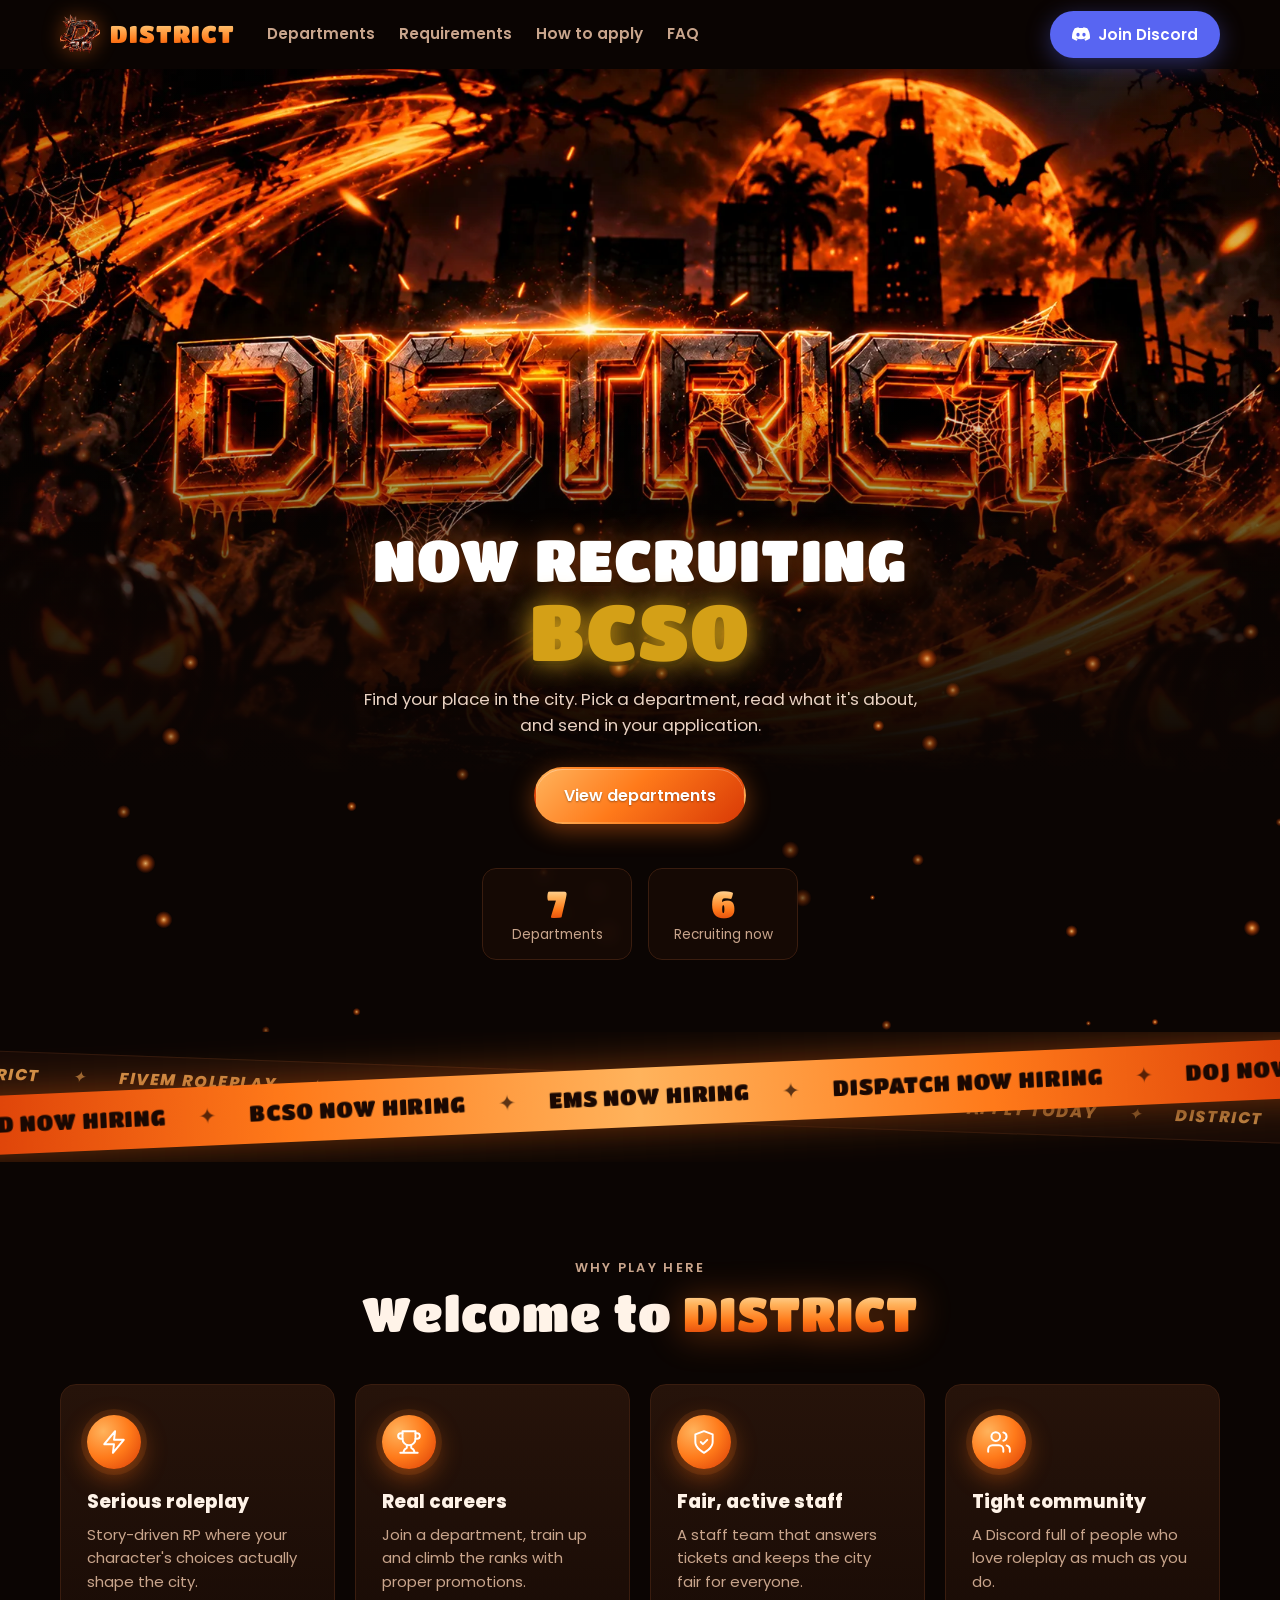
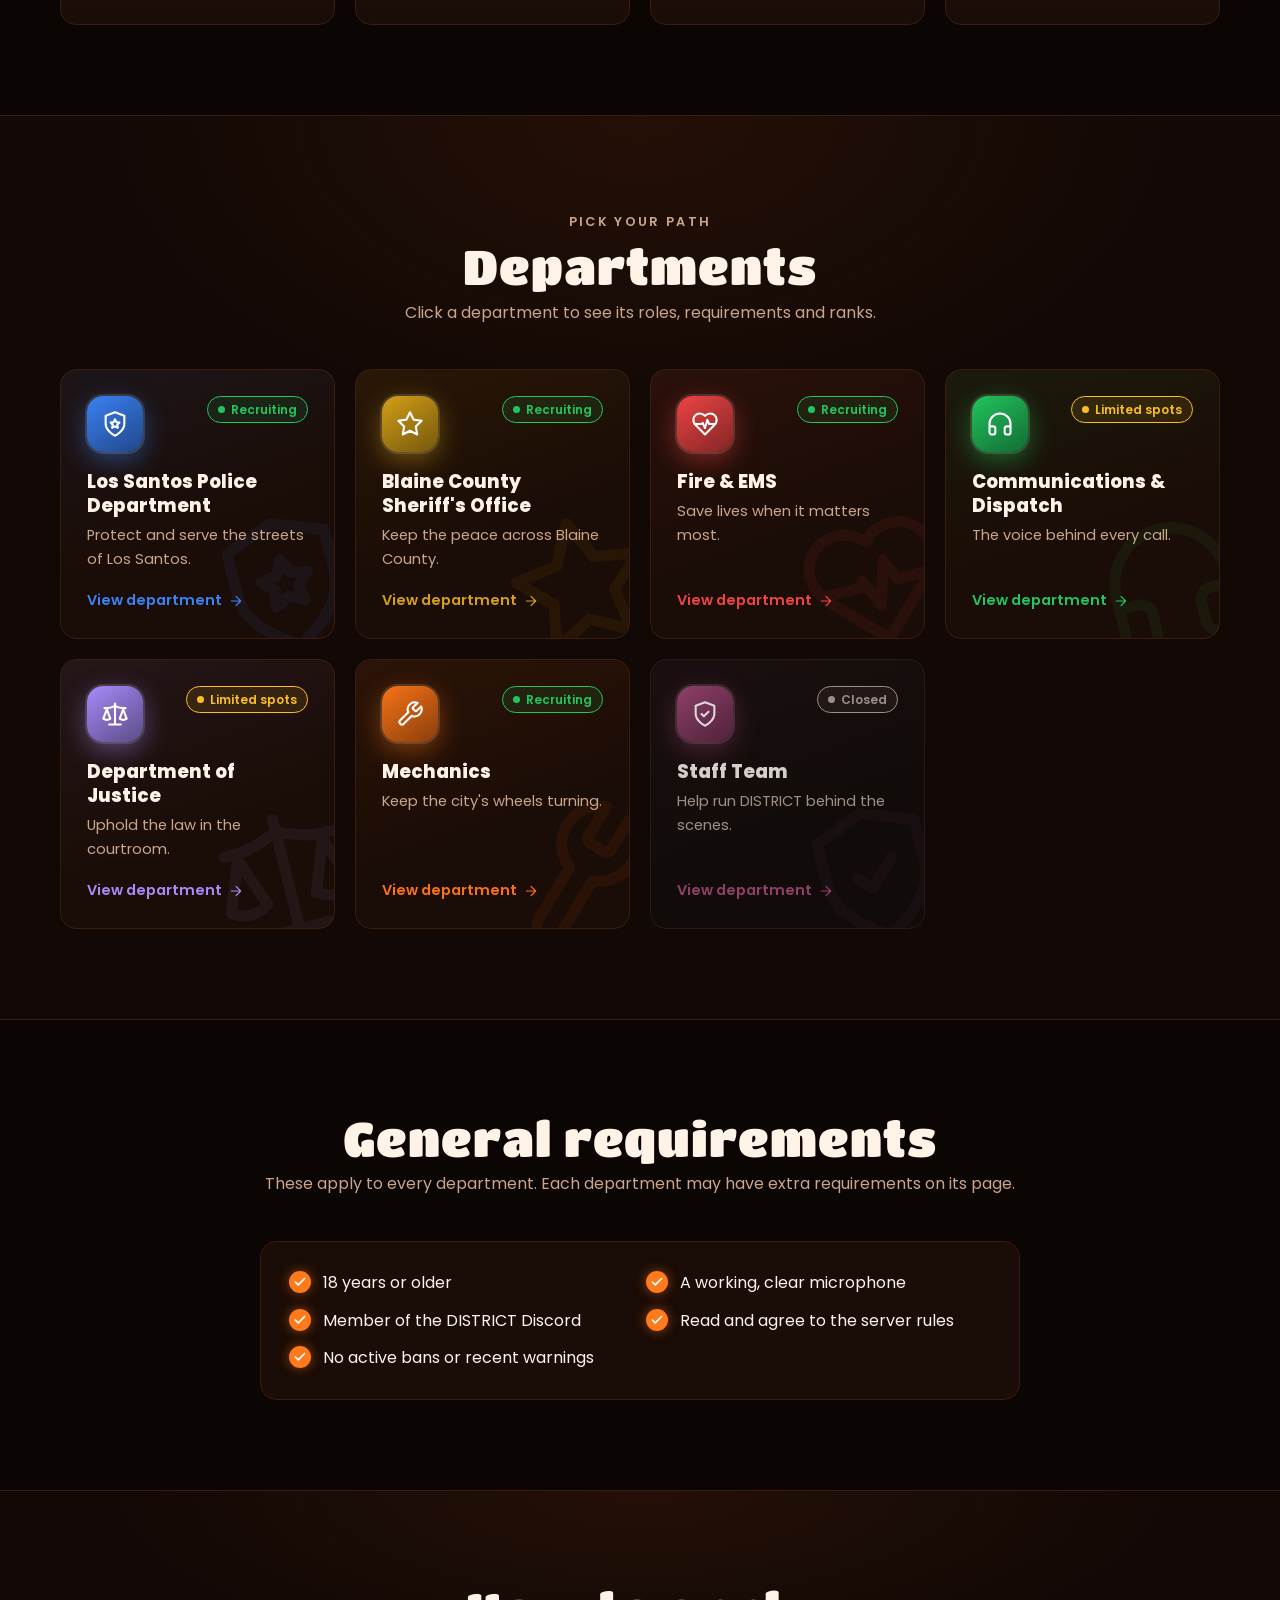
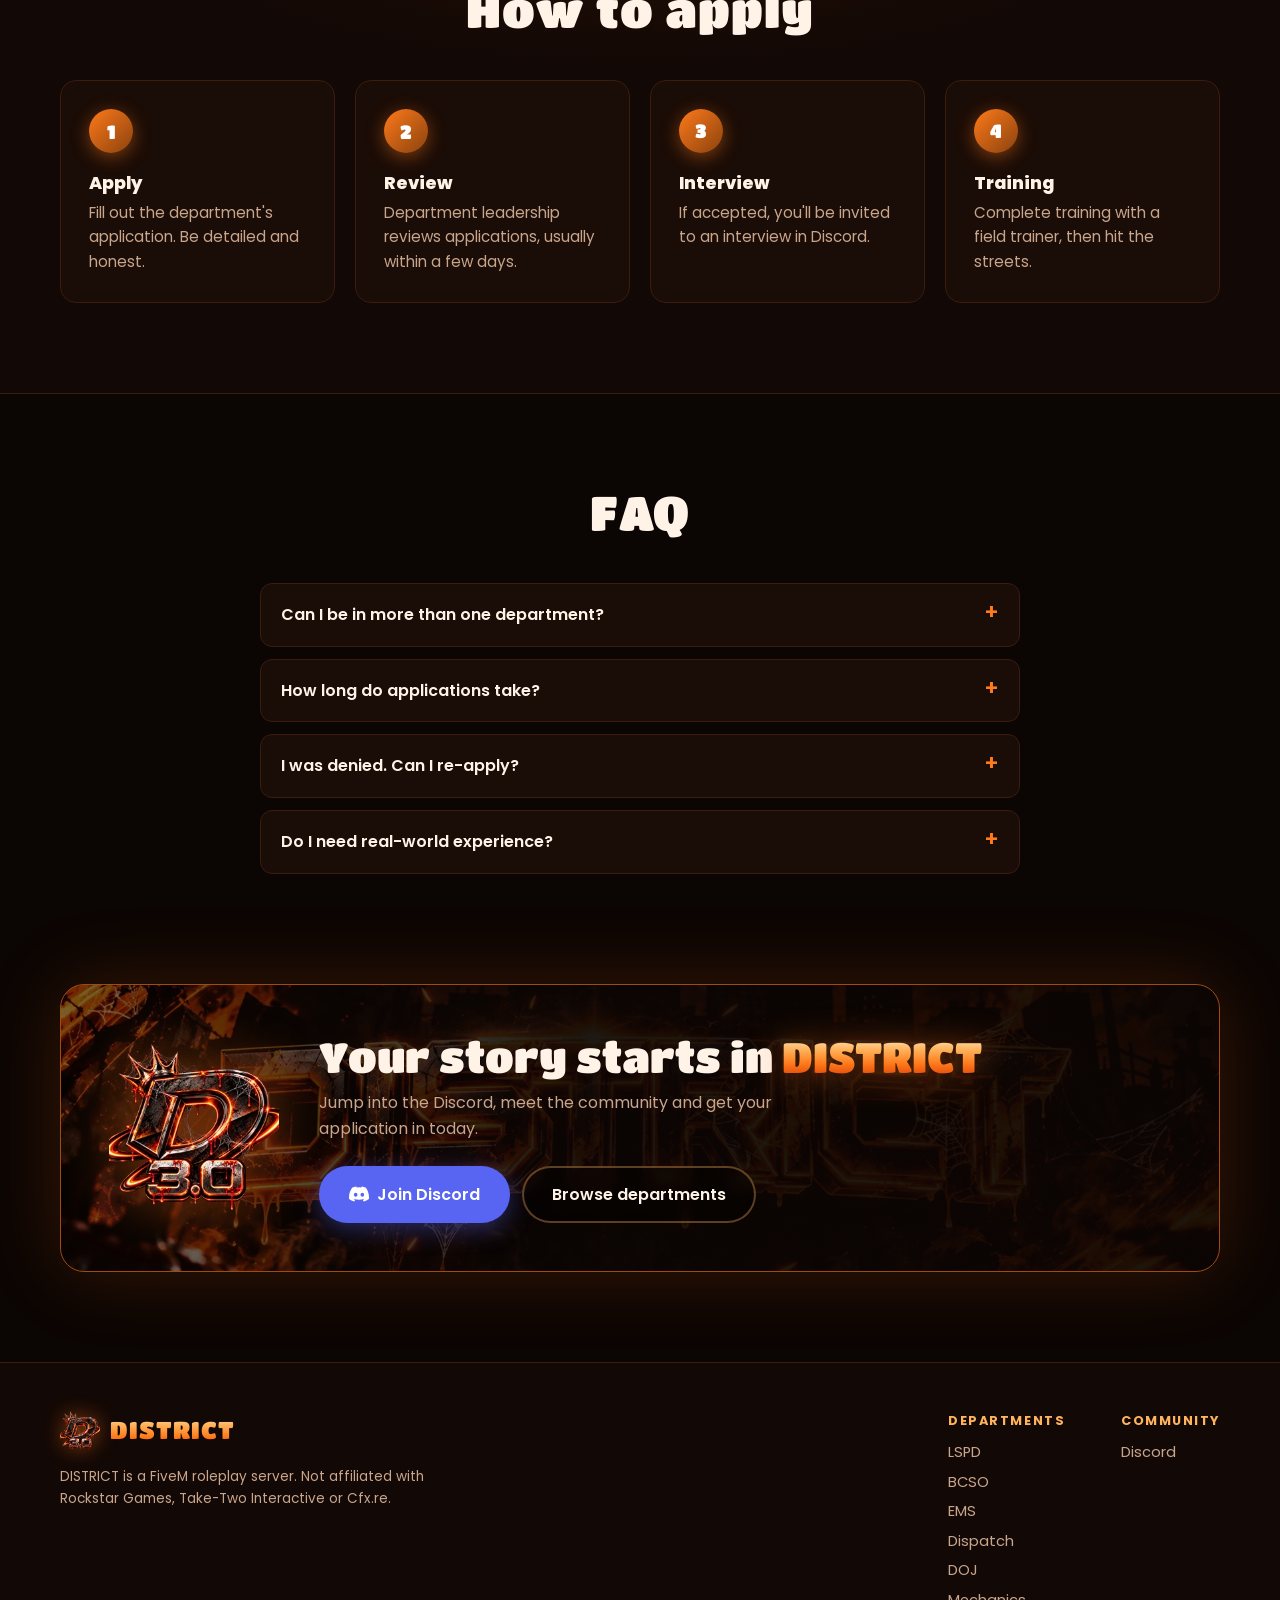
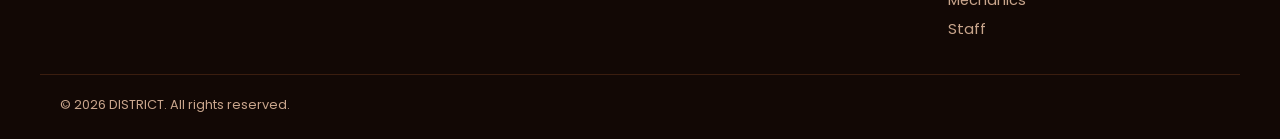
<file: index.html>
<!DOCTYPE html>
<html lang="en">
<head>
  <meta charset="UTF-8">
  <meta name="viewport" content="width=device-width, initial-scale=1.0">
  <title>DISTRICT Recruitment</title>
  <meta name="description" content="Join the DISTRICT FiveM roleplay server: police, sheriff, EMS, dispatch, DOJ, mechanics and staff are recruiting.">
  <meta name="theme-color" content="#ff7a1a">
  <meta property="og:type" content="website">
  <meta property="og:site_name" content="DISTRICT">
  <meta property="og:title" content="DISTRICT · Now recruiting">
  <meta property="og:description" content="Police, sheriff, EMS, dispatch, DOJ, mechanics and staff are recruiting. Find your place in the city.">
  <meta property="og:image" content="assets/banner.jpg">
  <meta name="twitter:card" content="summary_large_image">
  <link rel="icon" type="image/png" href="assets/favicon.png">
  <link rel="preload" as="image" href="assets/banner.webp">
  <link rel="preconnect" href="https://fonts.googleapis.com">
  <link rel="preconnect" href="https://fonts.gstatic.com" crossorigin>
  <link href="https://fonts.googleapis.com/css2?family=Titan+One&family=Poppins:ital,wght@0,400;0,600;0,800;1,800&display=swap" rel="stylesheet">
  <link rel="stylesheet" href="css/style.css?v=20261009">
</head>
<body>
  <header class="nav" id="siteHeader"></header>

  <main>
    <section class="hero">
      <div class="hero-bg" aria-hidden="true">
        <img class="hero-banner" src="assets/banner.webp" alt="">
        <div class="hero-shade"></div>
      </div>
      <canvas class="hero-embers" id="heroEmbers" aria-hidden="true"></canvas>
      <div class="container hero-inner">
        <p class="hero-live" id="heroLive" hidden></p>
        <h1 class="hero-sub">
          <span class="sr-only">DISTRICT: </span>Now recruiting<span class="rotator-wrap" id="rotatorWrap" hidden> <span class="rotator" id="heroRotator"></span></span>
        </h1>
        <p class="hero-text">Find your place in the city. Pick a department, read what it's about, and send in your application.</p>
        <div class="hero-cta">
          <a href="#departments" class="btn btn-primary btn-lg">View departments</a>
          <a href="#" class="btn btn-ghost btn-lg" id="connectBtn" target="_blank" rel="noopener" hidden>Connect to server</a>
        </div>
        <div class="hero-stats" id="heroStats"></div>
      </div>
    </section>

    <div class="ticker-wrap" aria-hidden="true">
      <div class="ticker ticker-back"><div class="ticker-track" id="tickerBack"></div></div>
      <div class="ticker ticker-front"><div class="ticker-track" id="tickerFront"></div></div>
    </div>

    <section class="section" id="why">
      <div class="container">
        <div class="section-head">
          <p class="eyebrow">Why play here</p>
          <h2>Welcome to <span class="text-fire">DISTRICT</span></h2>
        </div>
        <div class="highlight-grid" id="highlights"></div>
      </div>
    </section>

    <section class="section section-alt" id="departments">
      <div class="container">
        <div class="section-head">
          <p class="eyebrow">Pick your path</p>
          <h2>Departments</h2>
          <p>Click a department to see its roles, requirements and ranks.</p>
        </div>
        <div class="dept-grid" id="deptGrid"></div>
      </div>
    </section>

    <section class="section" id="requirements">
      <div class="container narrow">
        <div class="section-head">
          <h2>General requirements</h2>
          <p>These apply to every department. Each department may have extra requirements on its page.</p>
        </div>
        <ul class="check-list" id="generalReqs"></ul>
      </div>
    </section>

    <section class="section section-alt" id="process">
      <div class="container">
        <div class="section-head">
          <h2>How to apply</h2>
        </div>
        <ol class="steps" id="processSteps"></ol>
      </div>
    </section>

    <section class="section" id="faq">
      <div class="container narrow">
        <div class="section-head">
          <h2>FAQ</h2>
        </div>
        <div class="faq" id="faqList"></div>
      </div>
    </section>

    <section class="section cta-section">
      <div class="container">
        <div class="cta-banner">
          <img class="cta-logo" src="assets/logo.webp" alt="" width="160" height="160">
          <div>
            <h2>Your story starts in <span class="text-fire">DISTRICT</span></h2>
            <p>Jump into the Discord, meet the community and get your application in today.</p>
            <div class="hero-cta hero-cta-left" id="ctaButtons"></div>
          </div>
        </div>
      </div>
    </section>
  </main>

  <footer class="footer" id="siteFooter"></footer>

  <script src="js/config.js?v=20261009"></script>
  <script src="js/common.js?v=20261009"></script>
  <script src="js/home.js?v=20261009"></script>
</body>
</html>
</file>
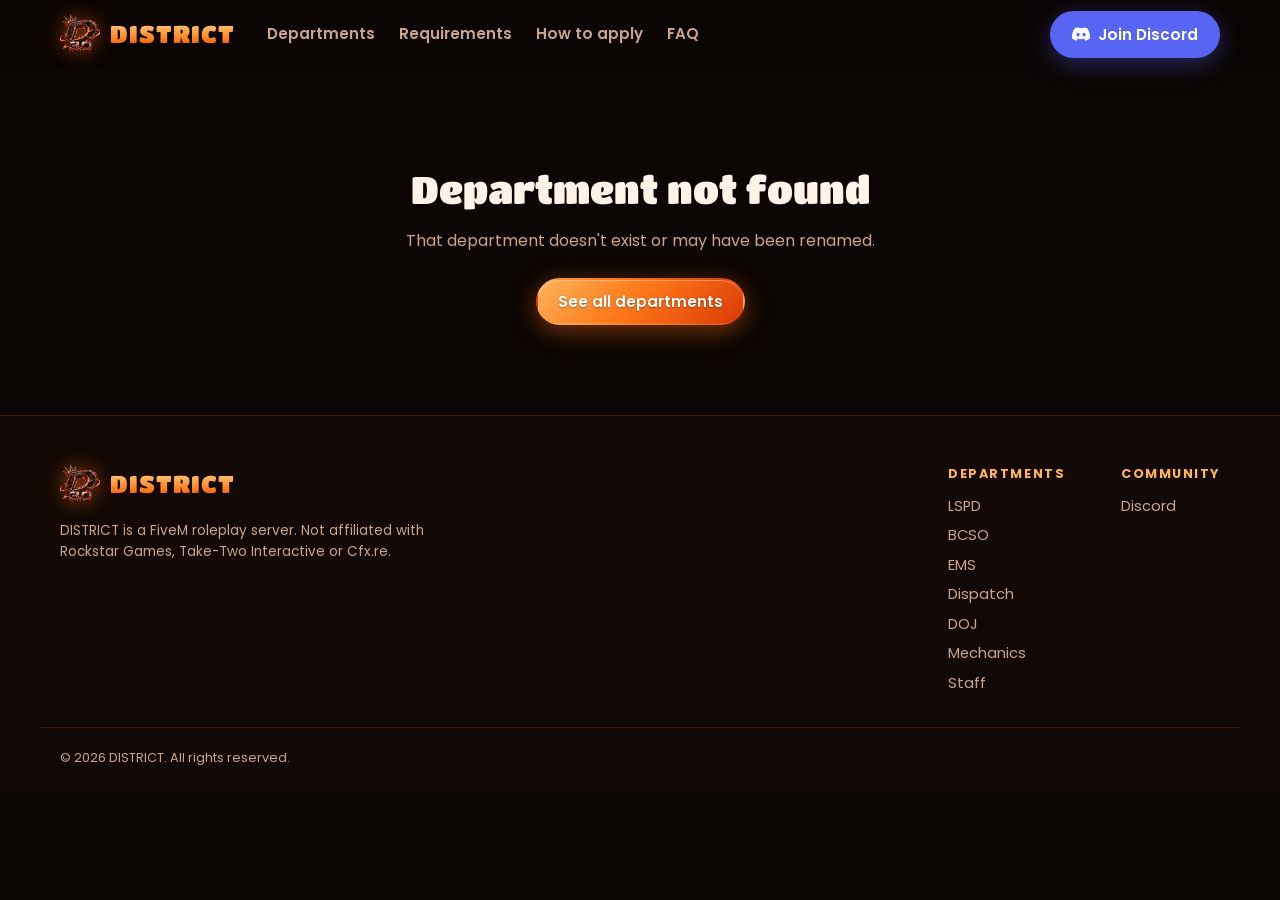
<file: department.html>
<!DOCTYPE html>
<html lang="en">
<head>
  <meta charset="UTF-8">
  <meta name="viewport" content="width=device-width, initial-scale=1.0">
  <title>DISTRICT Department</title>
  <meta name="theme-color" content="#ff7a1a">
  <meta property="og:site_name" content="DISTRICT">
  <meta property="og:image" content="assets/banner.jpg">
  <link rel="icon" type="image/png" href="assets/favicon.png">
  <link rel="preconnect" href="https://fonts.googleapis.com">
  <link rel="preconnect" href="https://fonts.gstatic.com" crossorigin>
  <link href="https://fonts.googleapis.com/css2?family=Titan+One&family=Poppins:ital,wght@0,400;0,600;0,800;1,800&display=swap" rel="stylesheet">
  <link rel="stylesheet" href="css/style.css?v=20261009">
</head>
<body>
  <header class="nav" id="siteHeader"></header>

  <main id="deptPage"></main>

  <footer class="footer" id="siteFooter"></footer>

  <script src="js/config.js?v=20261009"></script>
  <script src="js/common.js?v=20261009"></script>
  <script src="js/department.js?v=20261009"></script>
</body>
</html>
</file>
<file: css/style.css>
/* Brand colours: change these to re-theme the whole site (e.g. when the
   Discord banner changes for a new season). */
:root {
  --bg: #0b0503;
  --bg-alt: #120805;
  --surface: #1a0c06;
  --surface-2: #26130a;
  --border: #3a1d0f;
  --text: #fff3e8;
  --muted: #c9a58c;
  --brand: #ff7a1a;
  --brand-light: #ffb35c;
  --brand-deep: #d93a06;
  --glow: rgba(255, 110, 20, 0.45);
  --fire: linear-gradient(180deg, #fff6d6 0%, var(--brand-light) 35%, var(--brand) 65%, var(--brand-deep) 100%);
  --green: #22c55e;
  --amber: #fbbf24;
  --discord: #5865f2;
  --radius: 16px;
  --font-display: "Titan One", system-ui, sans-serif;
  --font-body: "Poppins", system-ui, sans-serif;
  --accent: var(--brand);
}

* { box-sizing: border-box; margin: 0; padding: 0; }
html { scroll-behavior: smooth; scrollbar-color: var(--brand-deep) var(--bg); }
body {
  background: var(--bg);
  color: var(--text);
  font-family: var(--font-body);
  line-height: 1.6;
  overflow-x: hidden;
}
::selection { background: var(--brand); color: #1a0802; }
::-webkit-scrollbar { width: 10px; }
::-webkit-scrollbar-track { background: var(--bg); }
::-webkit-scrollbar-thumb { background: linear-gradient(var(--brand), var(--brand-deep)); border-radius: 10px; border: 2px solid var(--bg); }
a { color: inherit; text-decoration: none; }
[hidden] { display: none !important; }
svg { flex-shrink: 0; }
.sr-only { position: absolute; width: 1px; height: 1px; overflow: hidden; clip: rect(0 0 0 0); white-space: nowrap; }

.container { width: 100%; max-width: 1200px; margin: 0 auto; padding: 0 20px; }
.container.narrow { max-width: 800px; }
.muted { color: var(--muted); }
.small { font-size: 0.85rem; }
.eyebrow {
  color: var(--brand-light);
  font-size: 0.8rem;
  font-weight: 600;
  letter-spacing: 0.18em;
  text-transform: uppercase;
}
.text-fire {
  background: var(--fire);
  -webkit-background-clip: text;
  background-clip: text;
  color: transparent;
  filter: drop-shadow(0 2px 18px var(--glow));
}

/* Buttons */
.btn {
  position: relative;
  overflow: hidden;
  display: inline-flex;
  align-items: center;
  justify-content: center;
  gap: 8px;
  padding: 10px 20px;
  border-radius: 999px;
  font: 600 0.95rem var(--font-body);
  border: 2px solid transparent;
  cursor: pointer;
  transition: transform 0.15s, box-shadow 0.2s, border-color 0.15s, background-color 0.15s;
  white-space: nowrap;
}
.btn svg { width: 18px; height: 18px; }
.btn:hover { transform: translateY(-2px); }
.btn-primary {
  background: linear-gradient(135deg, var(--brand-light), var(--brand) 45%, var(--brand-deep));
  color: #fff;
  text-shadow: 0 1px 2px rgba(0, 0, 0, 0.35);
  box-shadow: 0 6px 24px var(--glow), inset 0 1px 0 rgba(255, 255, 255, 0.3);
}
.btn-primary:hover { box-shadow: 0 10px 38px var(--glow), inset 0 1px 0 rgba(255, 255, 255, 0.3); }
/* light sweep across primary + discord buttons on hover */
.btn-primary::after,
.btn-discord::after {
  content: "";
  position: absolute;
  inset: 0 auto 0 -60%;
  width: 40%;
  background: linear-gradient(100deg, transparent, rgba(255, 255, 255, 0.45), transparent);
  transform: skewX(-20deg);
  transition: left 0.6s;
}
.btn-primary:hover::after,
.btn-discord:hover::after { left: 130%; }
.btn-discord { background: var(--discord); color: #fff; box-shadow: 0 6px 24px rgba(88, 101, 242, 0.4); }
.btn-discord:hover { box-shadow: 0 10px 36px rgba(88, 101, 242, 0.6); }
.btn-ghost { border-color: rgba(255, 179, 92, 0.35); color: var(--text); background: rgba(0, 0, 0, 0.35); backdrop-filter: blur(6px); }
.btn-ghost:hover { border-color: var(--brand); box-shadow: 0 0 24px var(--glow); }
.btn-lg { padding: 14px 28px; font-size: 1rem; }
.btn-lg svg { width: 20px; height: 20px; }
.btn-block { width: 100%; margin-top: 16px; }
.btn:disabled {
  background: var(--surface-2);
  border-color: var(--border);
  color: var(--muted);
  box-shadow: none;
  text-shadow: none;
  cursor: not-allowed;
  transform: none;
}
.btn:disabled::after { display: none; }

/* Nav */
.nav {
  position: sticky;
  top: 0;
  z-index: 50;
  background: rgba(11, 5, 3, 0.7);
  backdrop-filter: blur(14px);
  border-bottom: 1px solid transparent;
  transition: background 0.3s, border-color 0.3s, box-shadow 0.3s;
}
.nav.scrolled { background: rgba(11, 5, 3, 0.92); border-color: var(--border); box-shadow: 0 8px 30px rgba(0, 0, 0, 0.5); }
.nav-inner { display: flex; align-items: center; gap: 32px; height: 68px; }
.logo {
  display: inline-flex;
  align-items: center;
  gap: 10px;
  font-family: var(--font-display);
  font-size: 1.5rem;
  letter-spacing: 0.04em;
  background: var(--fire);
  -webkit-background-clip: text;
  background-clip: text;
  color: transparent;
}
.logo img { width: 40px; height: 40px; filter: drop-shadow(0 0 10px var(--glow)); transition: transform 0.3s; }
.logo:hover img { transform: rotate(-8deg) scale(1.08); }
.nav-links { display: flex; gap: 24px; flex: 1; }
.nav-links a { position: relative; color: var(--muted); font-weight: 600; font-size: 0.95rem; transition: color 0.15s; }
.nav-links a::after {
  content: "";
  position: absolute;
  left: 0;
  right: 0;
  bottom: -4px;
  height: 2px;
  border-radius: 2px;
  background: var(--brand);
  box-shadow: 0 0 10px var(--brand);
  transform: scaleX(0);
  transition: transform 0.2s;
}
.nav-links a:hover { color: var(--text); }
.nav-links a:hover::after { transform: scaleX(1); }
.nav-actions { display: flex; gap: 10px; }
.menu-toggle { display: none; background: none; border: 0; cursor: pointer; padding: 8px; }
.menu-toggle span { display: block; width: 22px; height: 2px; background: var(--text); margin: 5px 0; border-radius: 2px; }

/* Home hero: the banner art, with the text sitting over its lower part */
.hero {
  --media-h: min(56.2vw, 88vh);
  position: relative;
  overflow: hidden;
  text-align: center;
  padding-bottom: 72px;
}
.hero-bg { position: relative; height: var(--media-h); overflow: hidden; }
.hero-banner {
  position: absolute;
  inset: 0;
  width: 100%;
  height: 100%;
  object-fit: cover;
  object-position: center 35%;
  animation: slow-zoom 26s ease-in-out infinite alternate;
}
.hero-shade {
  position: absolute;
  inset: 0;
  background:
    linear-gradient(to bottom, transparent 45%, rgba(11, 5, 3, 0.75) 72%, var(--bg) 98%),
    radial-gradient(ellipse 75% 90% at 50% 40%, transparent 55%, rgba(11, 5, 3, 0.65) 100%);
}
.hero-embers { position: absolute; inset: 0; width: 100%; height: 100%; pointer-events: none; }
.hero-inner { position: relative; z-index: 1; margin-top: calc(var(--media-h) * -0.36); }
.hero-live {
  display: inline-flex;
  align-items: center;
  gap: 8px;
  padding: 6px 14px;
  margin-bottom: 14px;
  border-radius: 999px;
  font-size: 0.85rem;
  font-weight: 600;
  background: rgba(0, 0, 0, 0.55);
  border: 1px solid rgba(34, 197, 94, 0.45);
  backdrop-filter: blur(6px);
}
.hero-sub {
  font-family: var(--font-display);
  font-weight: 400;
  font-size: clamp(1.9rem, 5vw, 3.6rem);
  line-height: 1.05;
  letter-spacing: 0.02em;
  text-transform: uppercase;
  color: #fff;
  text-shadow: 0 0 30px var(--glow), 0 4px 0 rgba(0, 0, 0, 0.6);
}
.rotator-wrap { display: block; min-height: 1.15em; }
.rotator {
  display: inline-block;
  font-size: 1.35em;
  color: var(--accent);
  text-shadow: 0 0 28px var(--accent), 0 4px 0 rgba(0, 0, 0, 0.6);
}
.rotator.swap { animation: rotator-in 0.5s cubic-bezier(0.2, 0.8, 0.2, 1.2); }
.hero-text { max-width: 560px; margin: 14px auto 28px; color: #e9d2c2; font-size: 1.05rem; text-shadow: 0 2px 10px #000; }
.hero-cta { display: flex; flex-wrap: wrap; gap: 12px; justify-content: center; }
.hero-cta-left { justify-content: flex-start; }
.hero-stats { display: flex; flex-wrap: wrap; gap: 16px; justify-content: center; margin-top: 44px; }
.hero-stats div {
  display: flex;
  flex-direction: column;
  min-width: 150px;
  padding: 14px 22px;
  border-radius: 14px;
  background: rgba(26, 12, 6, 0.7);
  border: 1px solid var(--border);
  backdrop-filter: blur(8px);
}
.hero-stats strong {
  font-family: var(--font-display);
  font-weight: 400;
  font-size: 2.3rem;
  line-height: 1.1;
  background: var(--fire);
  -webkit-background-clip: text;
  background-clip: text;
  color: transparent;
}
.hero-stats span { display: inline-flex; align-items: center; justify-content: center; gap: 6px; color: var(--muted); font-size: 0.85rem; }
.live-dot {
  width: 8px;
  height: 8px;
  border-radius: 50%;
  background: var(--green);
  box-shadow: 0 0 0 0 rgba(34, 197, 94, 0.7);
  animation: pulse 1.8s infinite;
}

/* Ticker bands */
.ticker-wrap { position: relative; height: 130px; overflow: hidden; }
.ticker { position: absolute; left: -5%; right: -5%; top: 50%; overflow: hidden; }
.ticker-track { display: flex; width: max-content; animation: marquee 45s linear infinite; }
.ticker-track span { padding: 0 16px; white-space: nowrap; }
.ticker-front {
  transform: translateY(-50%) rotate(-2.5deg);
  padding: 12px 0;
  background: linear-gradient(90deg, var(--brand-deep), var(--brand), var(--brand-light), var(--brand), var(--brand-deep));
  color: #1a0802;
  font-family: var(--font-display);
  font-size: 1.35rem;
  text-transform: uppercase;
  letter-spacing: 0.04em;
  box-shadow: 0 0 40px var(--glow), 0 10px 30px rgba(0, 0, 0, 0.6);
  z-index: 1;
}
.ticker-back {
  transform: translateY(-50%) rotate(2deg);
  padding: 10px 0;
  background: var(--surface);
  border-block: 1px solid var(--border);
  color: var(--brand-light);
  font-weight: 800;
  font-style: italic;
  text-transform: uppercase;
  letter-spacing: 0.1em;
  opacity: 0.8;
}
.ticker-back .ticker-track { animation-direction: reverse; animation-duration: 55s; }
.ticker-sep { opacity: 0.7; }

/* Sections */
.section { padding: 90px 0; position: relative; }
.section-alt {
  background:
    radial-gradient(ellipse 60% 50% at 50% 0%, rgba(255, 110, 20, 0.08), transparent 70%),
    var(--bg-alt);
  border-block: 1px solid var(--border);
}
.section-head { text-align: center; margin-bottom: 44px; }
.section-head .eyebrow { display: block; margin-bottom: 6px; }
.section-head h2 { font-family: var(--font-display); font-weight: 400; font-size: clamp(2rem, 5vw, 3rem); letter-spacing: 0.02em; line-height: 1.15; }
.section-head p { color: var(--muted); margin-top: 6px; }

/* Status badges */
.status {
  display: inline-flex;
  align-items: center;
  gap: 6px;
  padding: 3px 10px;
  border-radius: 999px;
  font-size: 0.75rem;
  font-weight: 600;
  border: 1px solid currentColor;
  white-space: nowrap;
}
.status-dot { width: 7px; height: 7px; border-radius: 50%; background: currentColor; }
.status-open { color: var(--green); background: rgba(34, 197, 94, 0.1); }
.status-open .status-dot { animation: pulse 1.8s infinite; }
.status-limited { color: var(--amber); background: rgba(251, 191, 36, 0.1); }
.status-closed { color: var(--muted); background: rgba(201, 165, 140, 0.08); }

/* Department icon (uses the department's --accent) */
.dept-icon {
  width: 56px;
  height: 56px;
  border-radius: 16px;
  display: grid;
  place-items: center;
  color: #fff;
  background: linear-gradient(145deg, var(--accent), color-mix(in srgb, var(--accent) 55%, #000));
  box-shadow: 0 0 0 2px rgba(255, 255, 255, 0.12), 0 8px 26px color-mix(in srgb, var(--accent) 45%, transparent);
}
.dept-icon svg { width: 28px; height: 28px; }
.dept-icon-lg { width: 96px; height: 96px; border-radius: 26px; }
.dept-icon-lg svg { width: 48px; height: 48px; }
.dept-icon-sm { width: 40px; height: 40px; border-radius: 12px; }
.dept-icon-sm svg { width: 20px; height: 20px; }

/* Cursor spotlight shared by cards (position set from JS as --mx / --my) */
.dept-card::before,
.highlight::before,
.other-card::before {
  content: "";
  position: absolute;
  inset: 0;
  border-radius: inherit;
  background: radial-gradient(360px circle at var(--mx, 50%) var(--my, 0%), color-mix(in srgb, var(--accent) 22%, transparent), transparent 45%);
  opacity: 0;
  transition: opacity 0.3s;
  pointer-events: none;
}
.dept-card:hover::before,
.highlight:hover::before,
.other-card:hover::before { opacity: 1; }

/* Why DISTRICT */
.highlight-grid { display: grid; grid-template-columns: repeat(auto-fit, minmax(230px, 1fr)); gap: 20px; }
.highlight {
  position: relative;
  padding: 30px 26px;
  background: linear-gradient(180deg, var(--surface-2), var(--surface));
  border: 1px solid var(--border);
  border-radius: var(--radius);
  transition: border-color 0.2s, transform 0.2s;
}
.highlight:hover { border-color: color-mix(in srgb, var(--brand) 60%, var(--border)); transform: translateY(-4px); }
.highlight-icon {
  width: 54px;
  height: 54px;
  display: grid;
  place-items: center;
  border-radius: 50%;
  margin-bottom: 18px;
  color: #fff;
  background: radial-gradient(circle at 30% 30%, var(--brand-light), var(--brand) 50%, var(--brand-deep));
  box-shadow: 0 0 0 6px rgba(255, 122, 26, 0.12), 0 8px 26px var(--glow);
}
.highlight-icon svg { width: 26px; height: 26px; }
.highlight h3 { position: relative; font-size: 1.15rem; font-weight: 800; }
.highlight p { position: relative; color: var(--muted); font-size: 0.93rem; margin-top: 6px; }

/* Department grid (home) */
.dept-grid { display: grid; grid-template-columns: repeat(auto-fill, minmax(270px, 1fr)); gap: 20px; perspective: 1000px; }
.dept-card {
  position: relative;
  overflow: hidden;
  display: flex;
  flex-direction: column;
  padding: 26px;
  background: linear-gradient(160deg, color-mix(in srgb, var(--accent) 8%, var(--surface)), var(--surface) 60%);
  border: 1px solid var(--border);
  border-radius: var(--radius);
  transform: rotateX(var(--rx, 0deg)) rotateY(var(--ry, 0deg)) translateY(var(--lift, 0px));
  transition: transform 0.25s ease-out, border-color 0.2s, box-shadow 0.25s;
}
.dept-card::after {
  content: "";
  position: absolute;
  inset: 0 0 auto;
  height: 3px;
  background: linear-gradient(90deg, transparent, var(--accent), transparent);
  transform: scaleX(0);
  transition: transform 0.35s;
}
.dept-card:hover {
  --lift: -6px;
  border-color: var(--accent);
  box-shadow: 0 18px 50px color-mix(in srgb, var(--accent) 28%, transparent);
}
.dept-card:hover::after { transform: scaleX(1); }
.dept-card > *:not(.dept-card-bg-icon) { position: relative; }
.dept-card-bg-icon {
  position: absolute;
  right: -28px;
  bottom: -28px;
  color: var(--accent);
  opacity: 0.07;
  transform: rotate(-14deg);
  transition: opacity 0.3s, transform 0.4s;
}
.dept-card-bg-icon svg { width: 150px; height: 150px; }
.dept-card:hover .dept-card-bg-icon { opacity: 0.16; transform: rotate(-4deg) scale(1.08); }
.dept-card.is-closed { filter: saturate(0.45) brightness(0.85); }
.dept-card.is-closed:hover { filter: none; }
.dept-card-top { display: flex; justify-content: space-between; align-items: flex-start; margin-bottom: 18px; }
.dept-card h3 { font-size: 1.15rem; font-weight: 800; line-height: 1.3; }
.dept-card p { color: var(--muted); font-size: 0.92rem; margin-top: 6px; flex: 1; }
.dept-link { display: inline-flex; align-items: center; gap: 6px; margin-top: 18px; font-weight: 600; font-size: 0.9rem; color: var(--accent); }
.dept-link svg { width: 16px; height: 16px; transition: transform 0.2s; }
.dept-card:hover .dept-link svg { transform: translateX(5px); }

/* Check lists */
.check-list { list-style: none; display: grid; gap: 12px; }
.check-list li { display: flex; gap: 12px; align-items: flex-start; }
.check-list svg {
  width: 22px;
  height: 22px;
  padding: 4px;
  margin-top: 1px;
  border-radius: 50%;
  color: #fff;
  background: var(--accent);
  box-shadow: 0 0 12px color-mix(in srgb, var(--accent) 50%, transparent);
  stroke-width: 3;
}
#requirements .check-list {
  grid-template-columns: repeat(auto-fit, minmax(300px, 1fr));
  background: var(--surface);
  border: 1px solid var(--border);
  border-radius: var(--radius);
  padding: 28px;
}

/* Steps (home) */
.steps { list-style: none; display: grid; grid-template-columns: repeat(auto-fit, minmax(220px, 1fr)); gap: 20px; counter-reset: step; }
.steps li {
  position: relative;
  background: var(--surface);
  border: 1px solid var(--border);
  border-radius: var(--radius);
  padding: 28px;
  transition: border-color 0.2s, transform 0.2s;
}
.steps li:hover { border-color: color-mix(in srgb, var(--brand) 60%, var(--border)); transform: translateY(-4px); }
.step-num {
  display: grid;
  place-items: center;
  width: 44px;
  height: 44px;
  border-radius: 50%;
  font-family: var(--font-display);
  font-size: 1.2rem;
  color: #fff;
  background: linear-gradient(135deg, var(--accent), color-mix(in srgb, var(--accent) 55%, #000));
  box-shadow: 0 4px 18px color-mix(in srgb, var(--accent) 45%, transparent);
  margin-bottom: 16px;
}
.steps h3 { font-size: 1.1rem; font-weight: 800; }
.steps p { color: var(--muted); margin-top: 4px; font-size: 0.95rem; }

/* FAQ */
.faq { display: grid; gap: 12px; }
.faq details { background: var(--surface); border: 1px solid var(--border); border-radius: 12px; padding: 0 20px; transition: border-color 0.2s, box-shadow 0.2s; }
.faq details:hover { border-color: color-mix(in srgb, var(--brand) 40%, var(--border)); }
.faq details[open] { border-color: var(--brand); box-shadow: 0 0 30px rgba(255, 110, 20, 0.12); }
.faq summary {
  cursor: pointer;
  list-style: none;
  font-weight: 600;
  padding: 18px 0;
  display: flex;
  justify-content: space-between;
  gap: 16px;
}
.faq summary::-webkit-details-marker { display: none; }
.faq summary::after { content: "+"; color: var(--brand); font-size: 1.3rem; line-height: 1; transition: transform 0.2s; }
.faq details[open] summary::after { transform: rotate(45deg); }
.faq details p { color: var(--muted); padding-bottom: 18px; }

/* Call to action */
.cta-section { padding-top: 20px; }
.cta-banner {
  position: relative;
  overflow: hidden;
  display: flex;
  align-items: center;
  gap: 40px;
  padding: 48px;
  border-radius: 24px;
  border: 1px solid color-mix(in srgb, var(--brand) 50%, var(--border));
  background:
    linear-gradient(90deg, rgba(11, 5, 3, 0.55), rgba(11, 5, 3, 0.92) 45%),
    url("../assets/banner.webp") left center / cover;
  box-shadow: 0 0 80px rgba(255, 110, 20, 0.18);
}
.cta-banner h2 { font-family: var(--font-display); font-weight: 400; font-size: clamp(1.8rem, 4vw, 2.6rem); line-height: 1.15; }
.cta-banner p { color: var(--muted); margin: 10px 0 24px; max-width: 520px; }
.cta-logo {
  width: 170px;
  height: 170px;
  flex-shrink: 0;
  filter: drop-shadow(0 0 30px var(--glow));
  animation: float 5s ease-in-out infinite;
}

/* Department page */
.dept-hero { position: relative; overflow: hidden; padding: 48px 0 64px; border-bottom: 1px solid var(--border); }
.dept-hero-bg { position: absolute; inset: 0; pointer-events: none; }
.dept-hero-glow {
  position: absolute;
  inset: 0;
  background:
    radial-gradient(ellipse 45% 70% at 15% 40%, color-mix(in srgb, var(--accent) 32%, transparent), transparent 70%),
    radial-gradient(ellipse 40% 60% at 90% 10%, rgba(255, 110, 20, 0.16), transparent 70%);
  animation: breathe 6s ease-in-out infinite alternate;
}
.dept-hero-watermark {
  position: absolute;
  right: -40px;
  top: 50%;
  color: var(--accent);
  opacity: 0.08;
  transform: translateY(-50%) rotate(-12deg);
}
.dept-hero-watermark svg { width: 420px; height: 420px; }
.dept-hero .container { position: relative; }
.back-link { display: inline-flex; align-items: center; gap: 6px; color: var(--muted); font-weight: 600; font-size: 0.9rem; margin-bottom: 32px; }
.back-link:hover { color: var(--text); }
.back-link svg { width: 16px; height: 16px; transition: transform 0.2s; }
.back-link:hover svg { transform: translateX(-4px); }
.dept-hero-inner { display: flex; gap: 32px; align-items: flex-start; }
.dept-hero-inner .dept-icon-lg { animation: float 5s ease-in-out infinite; }
.dept-hero-meta { display: flex; align-items: center; gap: 12px; flex-wrap: wrap; }
.dept-hero-meta .eyebrow { color: var(--accent); }
.dept-hero h1 {
  font-family: var(--font-display);
  font-weight: 400;
  font-size: clamp(2rem, 5.5vw, 3.4rem);
  line-height: 1.1;
  margin: 8px 0;
  text-shadow: 0 0 40px color-mix(in srgb, var(--accent) 45%, transparent);
}
.dept-tagline { color: var(--muted); font-size: 1.15rem; margin-bottom: 28px; }

.dept-layout { display: grid; grid-template-columns: 1fr 340px; gap: 24px; align-items: start; }
.dept-main { display: grid; gap: 20px; }
.dept-side { display: grid; gap: 20px; position: sticky; top: 92px; }
.panel { background: var(--surface); border: 1px solid var(--border); border-radius: var(--radius); padding: 28px; }
.panel h2 { font-size: 1.25rem; font-weight: 800; margin-bottom: 14px; display: flex; align-items: center; gap: 10px; }
.panel h2::before { content: ""; width: 4px; height: 1.1em; border-radius: 4px; background: var(--accent); box-shadow: 0 0 10px var(--accent); }
.panel > p { color: var(--muted); }
.panel-note { margin-top: 16px; }
.panel-note a { color: var(--brand-light); text-decoration: underline; }
.side-card {
  border-color: color-mix(in srgb, var(--accent) 45%, var(--border));
  background: linear-gradient(180deg, color-mix(in srgb, var(--accent) 10%, var(--surface)), var(--surface));
}

.timeline { list-style: none; display: grid; gap: 4px; }
.timeline li { display: flex; gap: 16px; position: relative; padding-bottom: 16px; }
.timeline li:not(:last-child)::after {
  content: "";
  position: absolute;
  left: 21px;
  top: 48px;
  bottom: 0;
  width: 2px;
  background: linear-gradient(var(--accent), var(--border));
}
.timeline .step-num { margin: 0; }
.timeline h3 { font-size: 1rem; font-weight: 800; margin-top: 8px; }
.timeline p { color: var(--muted); font-size: 0.92rem; }

.ranks { list-style: none; display: grid; gap: 6px; margin-bottom: 12px; }
.ranks li {
  padding: 8px 14px;
  border-radius: 10px;
  background: var(--surface-2);
  font-weight: 600;
  font-size: 0.9rem;
  border-left: 3px solid color-mix(in srgb, var(--accent) 40%, transparent);
  transition: transform 0.2s, background 0.2s;
}
.ranks li:hover { transform: translateX(4px); background: color-mix(in srgb, var(--accent) 10%, var(--surface-2)); }
.ranks li:first-child { border-left-color: var(--accent); background: color-mix(in srgb, var(--accent) 16%, var(--surface-2)); }

.other-grid { display: grid; grid-template-columns: repeat(auto-fill, minmax(220px, 1fr)); gap: 14px; }
.other-card {
  position: relative;
  display: flex;
  align-items: center;
  gap: 14px;
  padding: 16px;
  background: var(--surface);
  border: 1px solid var(--border);
  border-radius: 14px;
  transition: border-color 0.2s, transform 0.2s;
}
.other-card:hover { border-color: var(--accent); transform: translateY(-3px); }
.other-card > div { position: relative; }
.other-card > div:last-child { display: flex; flex-direction: column; align-items: flex-start; gap: 4px; }

.not-found { text-align: center; }
.not-found h1 { font-family: var(--font-display); font-weight: 400; font-size: 2.4rem; }
.not-found p { margin: 8px 0 24px; }

/* Footer */
.footer { border-top: 1px solid var(--border); padding: 48px 0 24px; background: var(--bg-alt); }
.footer-inner { display: flex; justify-content: space-between; gap: 32px; flex-wrap: wrap; }
.footer-inner > div:first-child p { max-width: 380px; margin-top: 8px; font-size: 0.85rem; }
.footer-cols { display: flex; gap: 56px; flex-wrap: wrap; }
.footer-links { display: flex; flex-direction: column; gap: 6px; }
.footer-links h4 { font-size: 0.8rem; letter-spacing: 0.12em; text-transform: uppercase; color: var(--brand-light); margin-bottom: 4px; }
.footer-links a { color: var(--muted); font-size: 0.92rem; transition: color 0.15s; }
.footer-links a:hover { color: var(--brand-light); }
.footer-bottom { margin-top: 32px; padding-top: 20px; border-top: 1px solid var(--border); font-size: 0.8rem; }

/* Scroll reveal (classes added from common.js) */
.reveal { opacity: 0; }
.reveal.in { animation: rise 0.7s cubic-bezier(0.2, 0.7, 0.2, 1) var(--delay, 0ms) both; }

/* Animations */
@keyframes rise {
  from { opacity: 0; translate: 0 28px; }
  to { opacity: 1; translate: none; }
}
@keyframes slow-zoom {
  from { transform: scale(1); }
  to { transform: scale(1.08); }
}
@keyframes rotator-in {
  from { opacity: 0; transform: translateY(40%) scale(0.9); filter: blur(6px); }
  to { opacity: 1; transform: none; filter: none; }
}
@keyframes marquee {
  to { transform: translateX(-50%); }
}
@keyframes pulse {
  0% { box-shadow: 0 0 0 0 color-mix(in srgb, currentColor 70%, transparent); }
  70% { box-shadow: 0 0 0 8px transparent; }
  100% { box-shadow: 0 0 0 0 transparent; }
}
.live-dot { color: var(--green); }
@keyframes float {
  0%, 100% { transform: translateY(0); }
  50% { transform: translateY(-10px); }
}
@keyframes breathe {
  from { opacity: 0.7; }
  to { opacity: 1; }
}

@media (prefers-reduced-motion: reduce) {
  html { scroll-behavior: auto; }
  *, *::before, *::after {
    animation-duration: 0.001ms !important;
    animation-iteration-count: 1 !important;
    transition-duration: 0.001ms !important;
  }
}

/* Responsive */
@media (max-width: 900px) {
  .dept-layout { grid-template-columns: 1fr; }
  .dept-side { position: static; }
  .cta-banner { flex-direction: column; text-align: center; padding: 36px 24px; }
  .cta-banner .hero-cta-left { justify-content: center; }
  .cta-banner p { margin-inline: auto; }
  .cta-logo { width: 130px; height: 130px; }
}
@media (max-width: 820px) {
  .nav-inner { gap: 12px; }
  .nav-actions { margin-left: auto; }
  .menu-toggle { display: block; }
  .nav-links {
    display: none;
    position: absolute;
    top: 68px;
    left: 0;
    right: 0;
    flex-direction: column;
    gap: 0;
    background: var(--bg);
    border-bottom: 1px solid var(--border);
  }
  .nav-links.open { display: flex; }
  .nav-links a { padding: 14px 20px; border-top: 1px solid var(--border); }
  .nav-links a::after { display: none; }
  .hero-inner { margin-top: -24px; }
  .hero { padding-bottom: 56px; }
  .section { padding: 64px 0; }
  .dept-hero-inner { flex-direction: column; gap: 20px; }
  .dept-icon-lg { width: 72px; height: 72px; border-radius: 20px; }
  .dept-icon-lg svg { width: 36px; height: 36px; }
  .dept-hero-watermark svg { width: 260px; height: 260px; }
  .ticker-front { font-size: 1.05rem; }
}
@media (max-width: 480px) {
  .container { padding: 0 16px; }
  .logo { font-size: 1.2rem; gap: 8px; }
  .logo img { width: 32px; height: 32px; }
  .nav-actions .btn { padding: 8px 14px; font-size: 0.85rem; }
  .panel { padding: 22px; }
  .hero-cta .btn { width: 100%; }
  .hero-stats div { min-width: 0; flex: 1 1 40%; padding: 12px; }
  .hero-stats strong { font-size: 1.9rem; }
  #requirements .check-list { grid-template-columns: 1fr; padding: 22px; }
}
</file>
